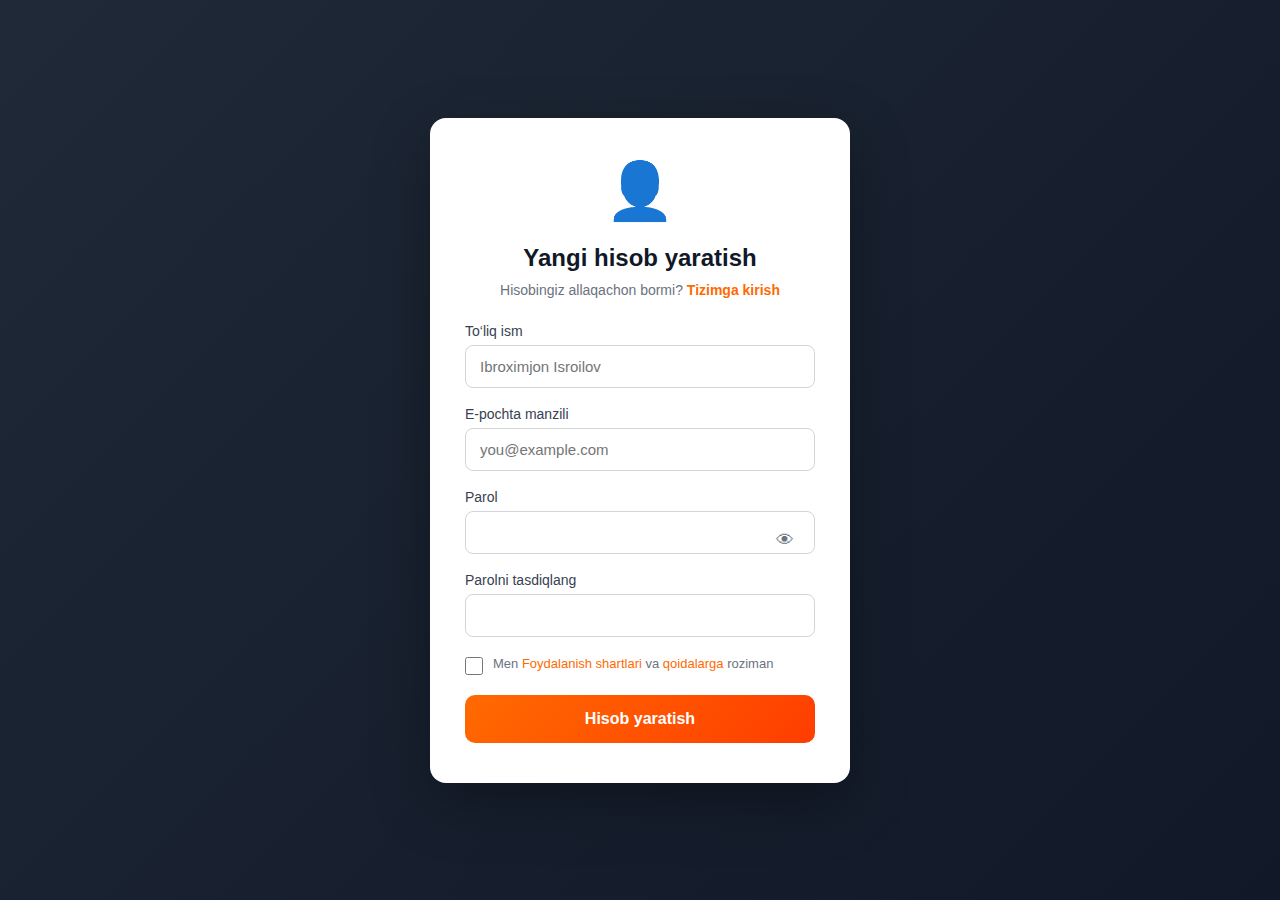
<file: auth/login.html>
<!DOCTYPE html>
<html lang="uz">
<head>
  <meta charset="UTF-8" />
  <meta name="viewport" content="width=device-width, initial-scale=1.0" />
  <title>Auth Page</title>
  <link rel="stylesheet" href="style.css" />
</head>
<body>

  <div class="auth-wrapper">
    <div class="auth-card">

      <div class="icon">👤</div>

      <h2 id="formTitle">Yangi hisob yaratish</h2>
      <p class="switch-text">
        <span id="switchInfo">Hisobingiz allaqachon bormi?</span>
        <a href="#" id="switchForm">Tizimga kirish</a>
      </p>

      <!-- SIGN UP  bolimi bu -->
      <form id="signupForm" class="form active">
        <div class="input-group">
          <label>To‘liq ism</label>
          <input type="text" id="signupFullname" placeholder="Ibroximjon Isroilov" />
        </div>

        <div class="input-group">
          <label>E-pochta manzili</label>
          <input type="email" id="signupEmail" placeholder="you@example.com">
        </div>

        <div class="input-group password">
          <label>Parol</label>
          <input type="password" id="signupPassword">
          <span class="toggle">👁</span>
        </div>

        <div class="input-group">
          <label>Parolni tasdiqlang</label>
          <input type="password" id="signupConfirm">
        </div>

        <div class="checkbox">
          <input type="checkbox" />
          <span>Men <a href="#">Foydalanish shartlari</a> va <a href="#">qoidalarga</a> roziman</span>
        </div>

        <button class="btn">Hisob yaratish</button>
      </form>

      <!-- SIGN IN  qismi-->
      <form id="signinForm" class="form">
        <div class="input-group">
          <label>E-pochta manzili</label>
          <input type="email" id="signinEmail" placeholder="you@example.com">
        </div>

        <div class="input-group password">
          <label>Parol</label>
          
          <input type="password" id="signinPassword" autocomplete="current-password">
          <span class="toggle">👁</span>
          <a style="text-decoration: none;" href="#" id="forgotPasswordLink">Parolni unutdingizni?</a>
        </div>
        

        <button style="text-decoration: none;" class="btn"><a style="text-decoration: none; color: white;" href="index.html">Tizimga kirish</a></button>
        
      </form>

    </div>
  </div>

  <script src="script.js"></script>
</body>
</html>
</file>
<file: auth/style.css>
* {
  margin: 0;
  padding: 0;
  box-sizing: border-box;
  font-family: 'Segoe UI', Tahoma, Geneva, Verdana, sans-serif;
}

body {
  min-height: 100vh;
  min-height: 100dvh;
  display: flex;
  align-items: center;
  justify-content: center;
  background: linear-gradient(135deg, #1f2937 0%, #111827 100%);
  padding: 16px;
  padding-top: env(safe-area-inset-top);
  padding-bottom: env(safe-area-inset-bottom);
}

.auth-wrapper {
  width: 100%;
  max-width: 420px;
}

.auth-card {
  background: #fff;
  border-radius: 16px;
  padding: 32px 24px;
  box-shadow: 0 20px 60px rgba(0,0,0,0.3);
}

@media (min-width: 480px) {
  .auth-card {
    padding: 40px 35px;
  }
}

.logo {
  text-align: center;
  margin-bottom: 20px;
}

.logo a {
  font-size: 22px;
  font-weight: 800;
  color: #ff6a00;
  text-decoration: none;
}

@media (min-width: 480px) {
  .logo a {
    font-size: 24px;
  }
}

.icon {
  font-size: 48px;
  text-align: center;
  margin-bottom: 16px;
  color: #ff6a00;
}

@media (min-width: 480px) {
  .icon {
    font-size: 56px;
    margin-bottom: 20px;
  }
}

h2 {
  text-align: center;
  font-size: 20px;
  margin-bottom: 8px;
  color: #111827;
}

@media (min-width: 480px) {
  h2 {
    font-size: 24px;
    margin-bottom: 10px;
  }
}

.switch-text {
  text-align: center;
  font-size: 13px;
  color: #6b7280;
  margin-bottom: 24px;
}

@media (min-width: 480px) {
  .switch-text {
    font-size: 14px;
    margin-bottom: 25px;
  }
}

.switch-text a {
  color: #ff6a00;
  text-decoration: none;
  font-weight: 600;
}

.switch-text a:hover {
  text-decoration: underline;
}

.auth-tabs {
  display: flex;
  gap: 8px;
  margin-bottom: 16px;
  background: #f3f4f6;
  padding: 6px;
  border-radius: 12px;
}

.tab-btn {
  flex: 1;
  border: none;
  background: transparent;
  padding: 10px 12px;
  border-radius: 10px;
  font-size: 14px;
  font-weight: 600;
  color: #6b7280;
  cursor: pointer;
  transition: background 0.2s, color 0.2s;
}

.tab-btn.active {
  background: #fff;
  color: #111827;
  box-shadow: 0 4px 10px rgba(0,0,0,0.08);
}

.form {
  display: none;
}

.form.active {
  display: block;
}

.is-hidden {
  display: none;
}

.input-group {
  margin-bottom: 16px;
}

@media (min-width: 480px) {
  .input-group {
    margin-bottom: 18px;
  }
}

.input-group label {
  display: block;
  font-size: 13px;
  font-weight: 500;
  margin-bottom: 6px;
  color: #374151;
}

@media (min-width: 480px) {
  .input-group label {
    font-size: 14px;
  }
}

.input-group input {
  width: 100%;
  padding: 14px 14px;
  border: 1px solid #d1d5db;
  border-radius: 10px;
  font-size: 16px;
  transition: border-color 0.2s;
  -webkit-appearance: none;
  appearance: none;
}

@media (min-width: 480px) {
  .input-group input {
    padding: 12px 14px;
    font-size: 15px;
    border-radius: 8px;
  }
}

.input-group input:focus {
  outline: none;
  border-color: #ff6a00;
}

.input-group.password {
  position: relative;
}

.input-group.password .toggle {
  position: absolute;
  right: 12px;
  top: 36px;
  width: 40px;
  height: 40px;
  display: flex;
  align-items: center;
  justify-content: center;
  cursor: pointer;
  font-size: 18px;
  color: #6b7280;
  background: none;
  border: none;
  padding: 0;
}

@media (min-width: 480px) {
  .input-group.password .toggle {
    top: 34px;
    width: 36px;
    height: 36px;
  }
}

.input-group.password .toggle:hover {
  color: #ff6a00;
}

.checkbox {
  display: flex;
  align-items: flex-start;
  gap: 10px;
  font-size: 12px;
  color: #6b7280;
  margin-bottom: 20px;
  line-height: 1.4;
}

@media (min-width: 480px) {
  .checkbox {
    font-size: 13px;
  }
}

.checkbox input {
  margin-top: 2px;
  min-width: 18px;
  min-height: 18px;
  accent-color: #ff6a00;
}

.checkbox label {
  flex: 1;
}

.checkbox a {
  color: #ff6a00;
  text-decoration: none;
}

.checkbox a:hover {
  text-decoration: underline;
}

.btn {
  width: 100%;
  padding: 16px;
  background: linear-gradient(135deg, #ff6a00, #ff3d00);
  color: #fff;
  border: none;
  border-radius: 12px;
  font-size: 16px;
  font-weight: 600;
  cursor: pointer;
  transition: transform 0.2s;
  min-height: 52px;
}

@media (min-width: 480px) {
  .btn {
    padding: 14px;
    border-radius: 10px;
    min-height: 48px;
  }
}

.btn:hover {
  transform: translateY(-2px);
}

.btn:active {
  transform: scale(0.98);
}

.link-btn {
  display: inline-flex;
  align-items: center;
  justify-content: center;
  gap: 6px;
  border: none;
  background: transparent;
  color: #6b7280;
  font-size: 13px;
  cursor: pointer;
  margin: 6px 0 12px;
}

.link-btn:hover {
  color: #ff6a00;
}

.forgot-link {
  display: block;
  text-align: right;
  font-size: 13px;
  color: #6b7280;
  text-decoration: none;
  margin-top: 8px;
}

.forgot-link:hover {
  color: #ff6a00;
}

.back-link {
  display: flex;
  align-items: center;
  justify-content: center;
  gap: 8px;
  margin-top: 24px;
  color: #6b7280;
  text-decoration: none;
  font-size: 14px;
  padding: 12px;
  border-radius: 8px;
  transition: background 0.2s;
}

.back-link:hover {
  color: #ff6a00;
  background: #f9fafb;
}


.input-group input.error {
  border-color: #ef4444;
}

.input-group .error-message {
  color: #ef4444;
  font-size: 12px;
  margin-top: 4px;
}


.auth-toast {
  position: fixed;
  bottom: 20px;
  left: 16px;
  right: 16px;
  padding: 14px 18px;
  border-radius: 12px;
  font-size: 14px;
  font-weight: 500;
  text-align: center;
  z-index: 9999;
  animation: slideUp 0.3s ease;
}

.auth-toast.success {
  background: #22c55e;
  color: #fff;
}

.auth-toast.error {
  background: #ef4444;
  color: #fff;
}

@keyframes slideUp {
  from {
    opacity: 0;
    transform: translateY(20px);
  }
  to {
    opacity: 1;
    transform: translateY(0);
  }
}

@media (min-width: 480px) {
  .auth-toast {
    left: 50%;
    right: auto;
    transform: translateX(-50%);
    min-width: 300px;
    max-width: 400px;
  }
}
</file>
